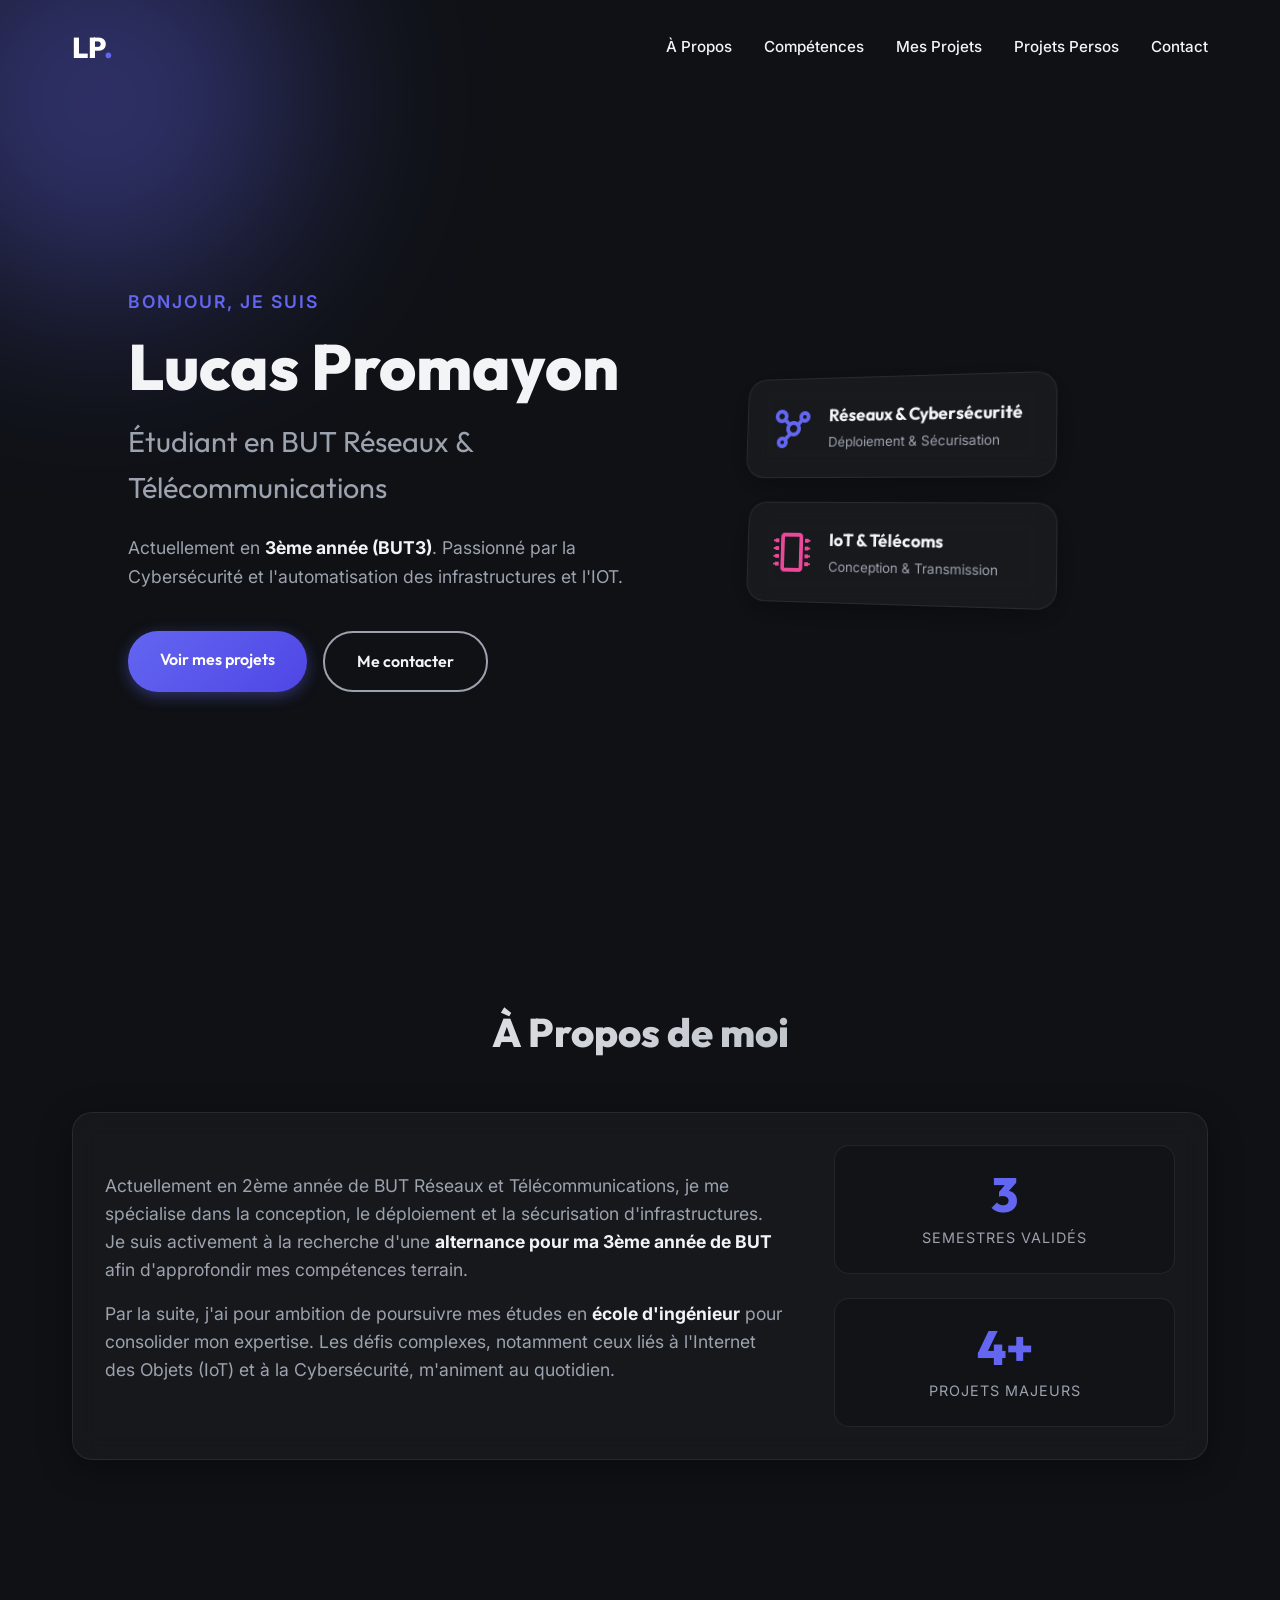
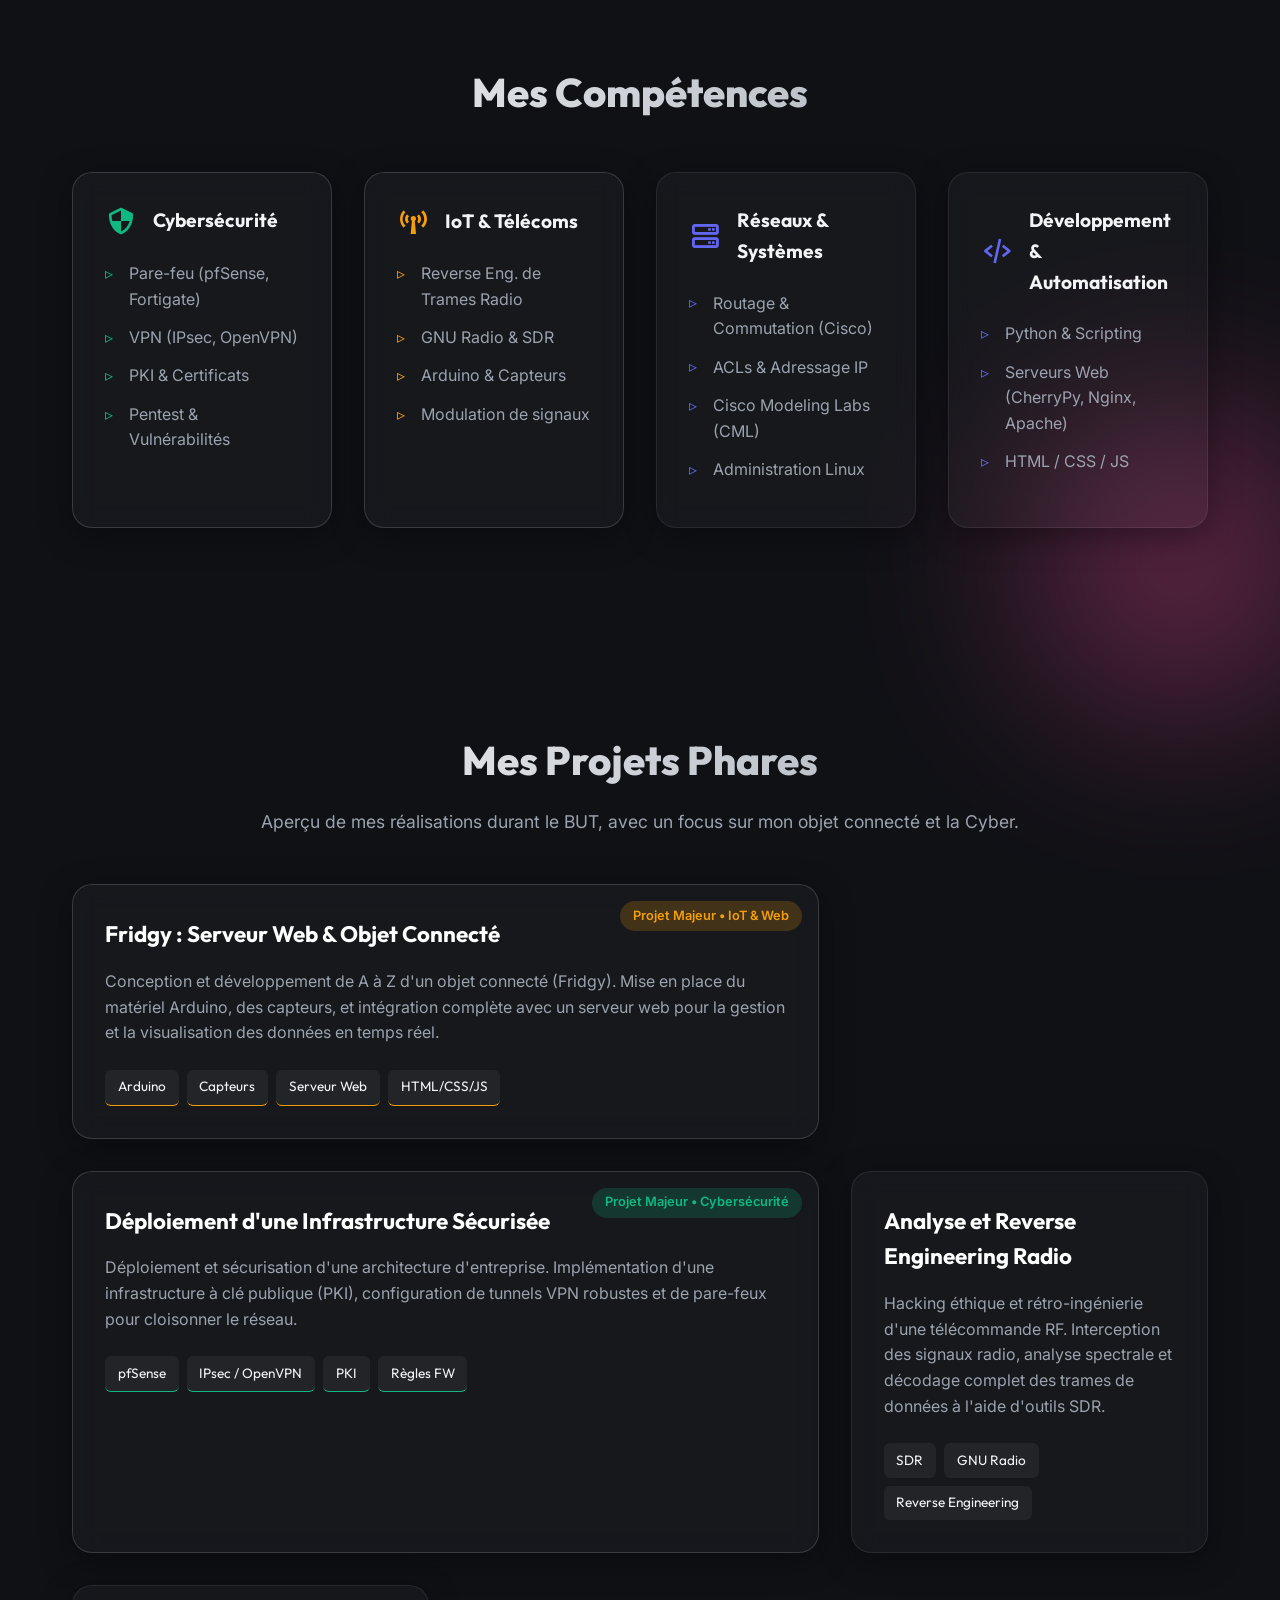
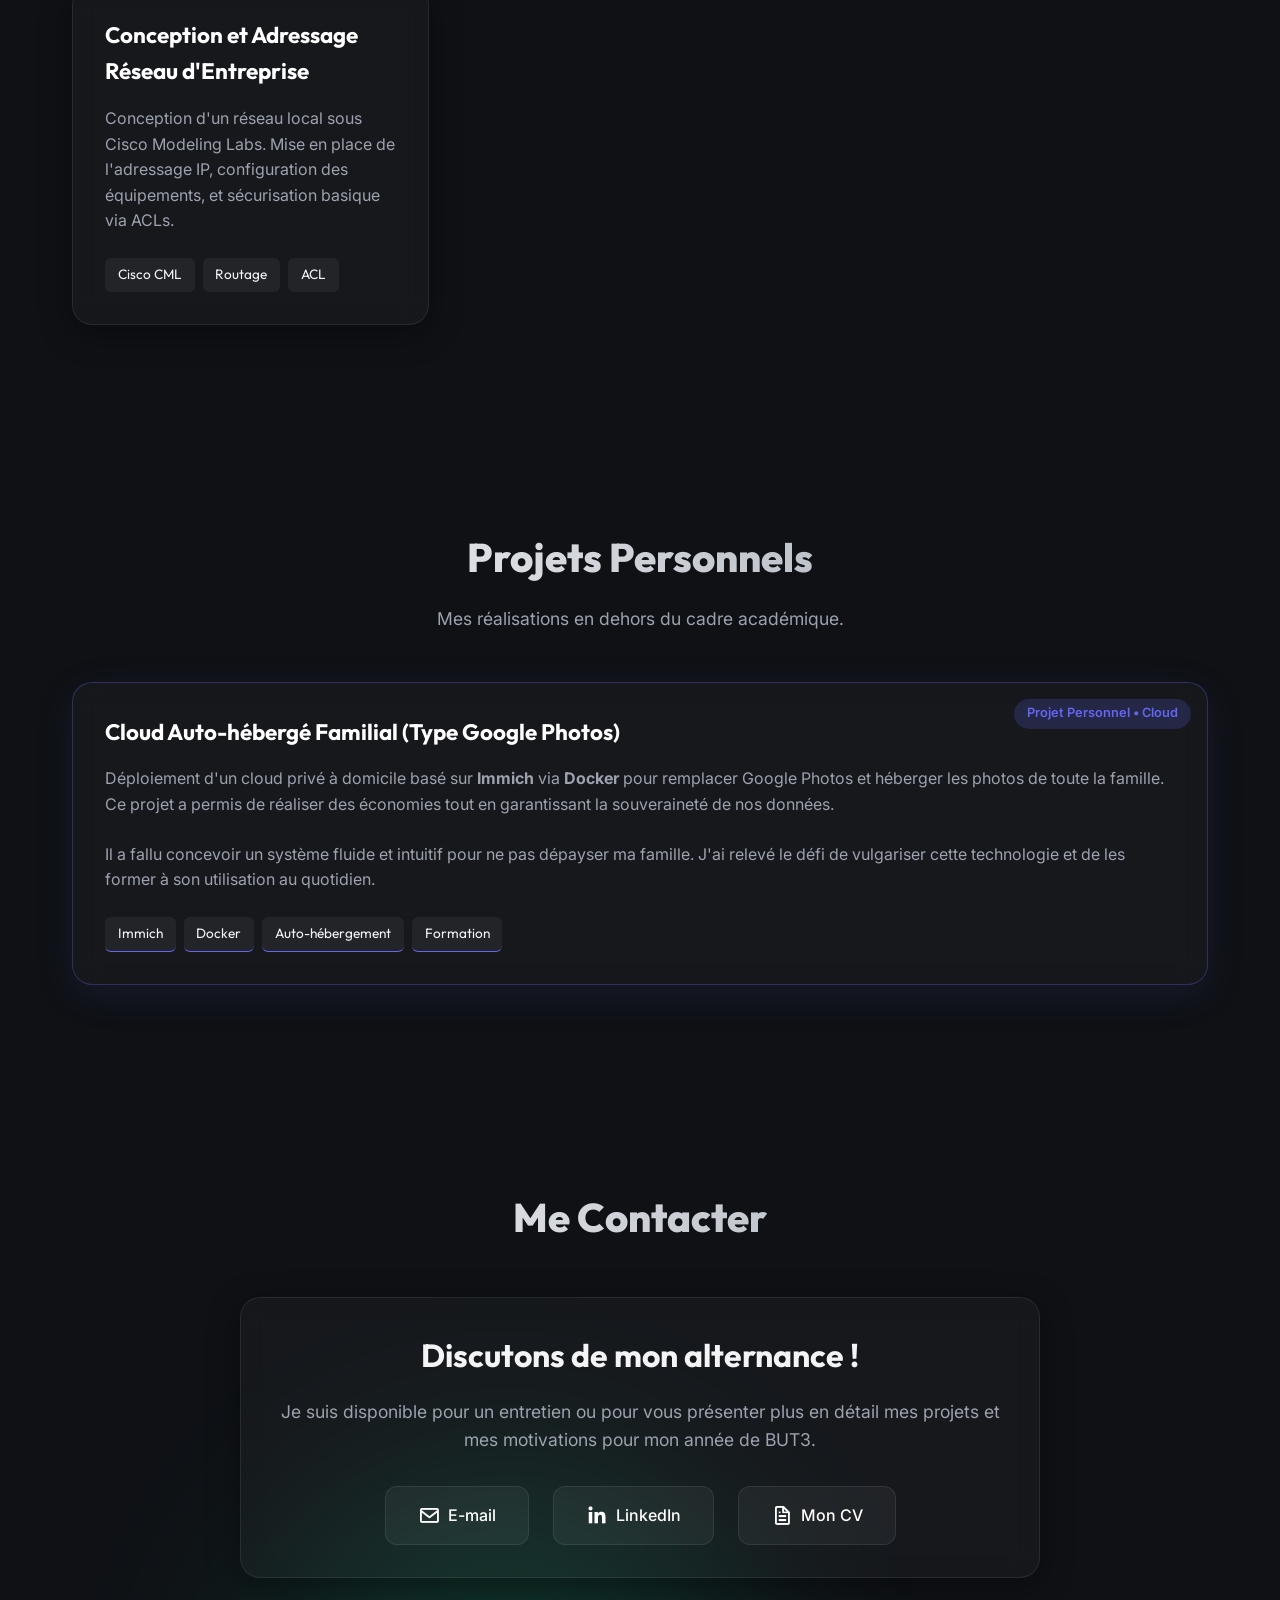
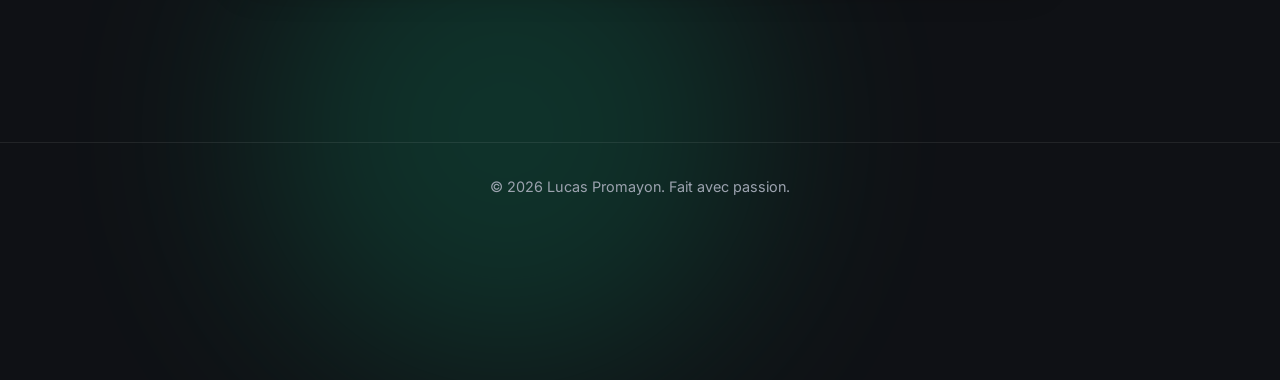
<file: index.html>
<!DOCTYPE html>
<html lang="fr">

<head>
    <meta charset="UTF-8">
    <meta name="viewport" content="width=device-width, initial-scale=1.0">
    <title>Lucas Promayon | Portfolio BUT R&T</title>
    <!-- Google Fonts -->
    <link
        href="https://fonts.googleapis.com/css2?family=Outfit:wght@300;400;600;800&family=Inter:wght@400;500;700&display=swap"
        rel="stylesheet">
    <!-- Icons -->
    <link href="https://unpkg.com/boxicons@2.1.4/css/boxicons.min.css" rel="stylesheet">
    <link rel="stylesheet" href="style.css">
</head>

<body>

    <!-- Background Animation Elements -->
    <div class="bg-shape shape1"></div>
    <div class="bg-shape shape2"></div>
    <div class="bg-shape shape3"></div>

    <!-- Navigation -->
    <nav>
        <div class="nav-container">
            <a href="#" class="logo">LP<span>.</span></a>
            <ul class="nav-links">
                <li><a href="#about">À Propos</a></li>
                <li><a href="#skills">Compétences</a></li>
                <li><a href="#projects">Mes Projets</a></li>
                <li><a href="#personal-projects">Projets Persos</a></li>
                <li><a href="#contact">Contact</a></li>
            </ul>
        </div>
    </nav>

    <!-- Hero Section -->
    <header class="hero">
        <div class="hero-content">
            <span class="greeting">Bonjour, je suis</span>
            <h1>Lucas Promayon</h1>
            <h2 class="typing-text">Étudiant en BUT Réseaux & Télécommunications</h2>
            <p class="hero-desc">Actuellement en <strong>3ème année (BUT3)</strong>. Passionné
                par la Cybersécurité et l'automatisation des infrastructures et l'IOT.</p>
            <div class="hero-btns">
                <a href="#projects" class="btn primary">Voir mes projets</a>
                <a href="#contact" class="btn secondary">Me contacter</a>
            </div>
        </div>
        <div class="hero-image">
            <div class="glass-card profile-card">
                <i class='bx bx-network-chart icon-large'></i>
                <div class="card-info">
                    <h3>Réseaux & Cybersécurité</h3>
                    <p>Déploiement & Sécurisation</p>
                </div>
            </div>
            <div class="glass-card profile-card card-2">
                <i class='bx bx-microchip icon-large'></i>
                <div class="card-info">
                    <h3>IoT & Télécoms</h3>
                    <p>Conception & Transmission</p>
                </div>
            </div>
        </div>
    </header>

    <!-- About Section -->
    <section id="about" class="section">
        <div class="container">
            <h2 class="section-title">À Propos de moi</h2>
            <div class="about-content glass-panel">
                <div class="about-text">
                    <p>Actuellement en 2ème année de BUT Réseaux et Télécommunications, je me spécialise dans la
                        conception, le déploiement et la sécurisation d'infrastructures. Je suis activement à la
                        recherche d'une <strong>alternance pour ma 3ème année de BUT</strong> afin d'approfondir mes
                        compétences terrain.</p>
                    <p>Par la suite, j'ai pour ambition de poursuivre mes études en <strong>école d'ingénieur</strong>
                        pour consolider mon expertise. Les défis complexes, notamment ceux liés à l'Internet des Objets
                        (IoT) et à la Cybersécurité, m'animent au quotidien.</p>
                </div>
                <div class="about-stats">
                    <div class="stat-item">
                        <span class="stat-number">3</span>
                        <span class="stat-text">Semestres validés</span>
                    </div>
                    <div class="stat-item">
                        <span class="stat-number">4+</span>
                        <span class="stat-text">Projets Majeurs</span>
                    </div>
                </div>
            </div>
        </div>
    </section>

    <!-- Skills Section -->
    <section id="skills" class="section">
        <div class="container">
            <h2 class="section-title">Mes Compétences</h2>
            <div class="skills-grid">

                <!-- Highlighted Skill: Cyber -->
                <div class="skill-category glass-panel highlight-skill cyber-glow">
                    <div class="category-header">
                        <i class='bx bx-shield-quarter'></i>
                        <h3>Cybersécurité</h3>
                    </div>
                    <ul class="skill-list">
                        <li><span>Pare-feu (pfSense, Fortigate)</span></li>
                        <li><span>VPN (IPsec, OpenVPN)</span></li>
                        <li><span>PKI & Certificats</span></li>
                        <li><span>Pentest & Vulnérabilités</span></li>
                    </ul>
                </div>

                <!-- Highlighted Skill: IoT -->
                <div class="skill-category glass-panel highlight-skill iot-glow">
                    <div class="category-header">
                        <i class='bx bx-broadcast'></i>
                        <h3>IoT & Télécoms</h3>
                    </div>
                    <ul class="skill-list">
                        <li><span>Reverse Eng. de Trames Radio</span></li>
                        <li><span>GNU Radio & SDR</span></li>
                        <li><span>Arduino & Capteurs</span></li>
                        <li><span>Modulation de signaux</span></li>
                    </ul>
                </div>

                <div class="skill-category glass-panel">
                    <div class="category-header">
                        <i class='bx bx-server'></i>
                        <h3>Réseaux & Systèmes</h3>
                    </div>
                    <ul class="skill-list">
                        <li><span>Routage & Commutation (Cisco)</span></li>
                        <li><span>ACLs & Adressage IP</span></li>
                        <li><span>Cisco Modeling Labs (CML)</span></li>
                        <li><span>Administration Linux</span></li>
                    </ul>
                </div>

                <div class="skill-category glass-panel">
                    <div class="category-header">
                        <i class='bx bx-code-alt'></i>
                        <h3>Développement & Automatisation</h3>
                    </div>
                    <ul class="skill-list">
                        <li><span>Python & Scripting</span></li>
                        <li><span>Serveurs Web (CherryPy, Nginx, Apache)</span></li>
                        <li><span>HTML / CSS / JS</span></li>

                    </ul>
                </div>

            </div>
        </div>
    </section>

    <!-- Projects Section -->
    <section id="projects" class="section">
        <div class="container">
            <h2 class="section-title">Mes Projets Phares</h2>
            <p class="section-subtitle">Aperçu de mes réalisations durant le BUT, avec un focus sur mon objet connecté
                et la Cyber.</p>

            <div class="projects-grid">

                <!-- FEATURED: IoT -->
                <div class="project-card glass-panel featured iot-featured">
                    <div class="project-badge">Projet Majeur • IoT & Web</div>
                    <div class="project-content">
                        <h3>Fridgy : Serveur Web & Objet Connecté</h3>
                        <p>Conception et développement de A à Z d'un objet connecté (Fridgy). Mise en place du matériel
                            Arduino, des capteurs, et intégration complète avec un serveur web pour la gestion et la
                            visualisation des données en temps réel.</p>
                        <div class="tech-stack">
                            <span>Arduino</span>
                            <span>Capteurs</span>
                            <span>Serveur Web</span>
                            <span>HTML/CSS/JS</span>
                        </div>
                    </div>
                </div>

                <!-- FEATURED: Cyber -->
                <div class="project-card glass-panel featured cyber-featured">
                    <div class="project-badge">Projet Majeur • Cybersécurité</div>
                    <div class="project-content">
                        <h3>Déploiement d'une Infrastructure Sécurisée</h3>
                        <p>Déploiement et sécurisation d'une architecture d'entreprise. Implémentation d'une
                            infrastructure à clé publique (PKI), configuration de tunnels VPN robustes et de pare-feux
                            pour cloisonner le réseau.</p>
                        <div class="tech-stack">
                            <span>pfSense</span>
                            <span>IPsec / OpenVPN</span>
                            <span>PKI</span>
                            <span>Règles FW</span>
                        </div>
                    </div>
                </div>

                <!-- OTHER PROJECTS -->
                <div class="project-card glass-panel">
                    <div class="project-content">
                        <h3>Analyse et Reverse Engineering Radio</h3>
                        <p>Hacking éthique et rétro-ingénierie d'une télécommande RF. Interception des signaux radio,
                            analyse spectrale et décodage complet des trames de données à l'aide d'outils SDR.</p>
                        <div class="tech-stack">
                            <span>SDR</span>
                            <span>GNU Radio</span>
                            <span>Reverse Engineering</span>
                        </div>
                    </div>
                </div>

                <div class="project-card glass-panel">
                    <div class="project-content">
                        <h3>Conception et Adressage Réseau d'Entreprise</h3>
                        <p>Conception d'un réseau local sous Cisco Modeling Labs. Mise en place de l'adressage IP,
                            configuration des équipements, et sécurisation basique via ACLs.</p>
                        <div class="tech-stack">
                            <span>Cisco CML</span>
                            <span>Routage</span>
                            <span>ACL</span>
                        </div>
                    </div>
                </div>


            </div>
        </div>
    </section>

    <!-- Personal Projects Section -->
    <section id="personal-projects" class="section">
        <div class="container">
            <h2 class="section-title">Projets Personnels</h2>
            <p class="section-subtitle">Mes réalisations en dehors du cadre académique.</p>

            <div class="projects-grid">

                <div class="project-card glass-panel featured"
                    style="border-color: rgba(99, 102, 241, 0.3); box-shadow: 0 10px 40px rgba(99, 102, 241, 0.1);">
                    <div class="project-badge"
                        style="background: rgba(99, 102, 241, 0.2); color: var(--primary-color);">Projet Personnel •
                        Cloud</div>
                    <div class="project-content">
                        <h3>Cloud Auto-hébergé Familial (Type Google Photos)</h3>
                        <p>Déploiement d'un cloud privé à domicile basé sur <strong>Immich</strong> via
                            <strong>Docker</strong> pour remplacer Google Photos et héberger les photos de toute la
                            famille. Ce projet a permis de réaliser des économies tout en garantissant la souveraineté
                            de nos données.
                        </p>
                        <p style="margin-top: 0.8rem;">Il a fallu concevoir un système fluide et intuitif pour ne pas
                            dépayser ma famille. J'ai relevé le défi de vulgariser cette technologie et de les former à
                            son utilisation au quotidien.</p>
                        <div class="tech-stack" style="margin-top: 1.5rem;">
                            <span style="border-bottom: 1px solid var(--primary-color);">Immich</span>
                            <span style="border-bottom: 1px solid var(--primary-color);">Docker</span>
                            <span style="border-bottom: 1px solid var(--primary-color);">Auto-hébergement</span>
                            <span style="border-bottom: 1px solid var(--primary-color);">Formation</span>
                        </div>
                    </div>
                </div>

            </div>
        </div>
    </section>

    <!-- Contact Section -->
    <section id="contact" class="section">
        <div class="container">
            <h2 class="section-title">Me Contacter</h2>
            <div class="contact-wrapper glass-panel">
                <div class="contact-info">
                    <h3>Discutons de mon alternance !</h3>
                    <p>Je suis disponible pour un entretien ou pour vous présenter plus en détail mes projets et mes
                        motivations pour mon année de BUT3.</p>
                    <div class="contact-links">
                        <a href="mailto:lucas.promayon@etu.univ-grenoble-alpes.fr" class="contact-btn">
                            <i class='bx bx-envelope'></i> E-mail
                        </a>
                        <a href="https://www.linkedin.com/in/lucas-promayon/" target="_blank" class="contact-btn">
                            <i class='bx bxl-linkedin'></i> LinkedIn
                        </a>
                        <a href="lucas_promayon_2026.pdf" target="_blank" class="contact-btn">
                            <i class='bx bx-file'></i> Mon CV
                        </a>
                    </div>
                </div>
            </div>
        </div>
    </section>

    <footer>
        <p>&copy; 2026 Lucas Promayon. Fait avec passion.</p>
    </footer>

    <script src="script.js"></script>
</body>

</html>
</file>
<file: style.css>
/* style.css */
:root {
    --bg-dark: #0f1115;
    --text-main: #f3f4f6;
    --text-muted: #9ca3af;
    --primary-color: #6366f1; /* Indigo */
    --primary-hover: #4f46e5;
    --secondary-color: #ec4899; /* Pink */
    
    /* Highlight colors for specific fields */
    --cyber-color: #10b981; /* Emerald/Green */
    --iot-color: #f59e0b; /* Amber/Orange */

    /* Glassmorphism */
    --glass-bg: rgba(255, 255, 255, 0.03);
    --glass-border: rgba(255, 255, 255, 0.08);
    --glass-shadow: 0 8px 32px 0 rgba(0, 0, 0, 0.37);
    --glass-blur: blur(12px);
    
    --transition: all 0.3s ease;
}

* {
    margin: 0;
    padding: 0;
    box-sizing: border-box;
    scroll-behavior: smooth;
}

body {
    font-family: 'Inter', sans-serif;
    background-color: var(--bg-dark);
    color: var(--text-main);
    line-height: 1.6;
    overflow-x: hidden;
    position: relative;
}

h1, h2, h3, h4, h5, h6 {
    font-family: 'Outfit', sans-serif;
}

/* Background animated shapes */
.bg-shape {
    position: absolute;
    border-radius: 50%;
    filter: blur(100px);
    z-index: -1;
    opacity: 0.4;
    animation: float 20s infinite ease-in-out alternate;
}
.shape1 {
    width: 400px;
    height: 400px;
    background: var(--primary-color);
    top: -100px;
    left: -100px;
}
.shape2 {
    width: 300px;
    height: 300px;
    background: var(--secondary-color);
    top: 40%;
    right: -50px;
    animation-delay: -5s;
}
.shape3 {
    width: 500px;
    height: 500px;
    background: var(--cyber-color);
    bottom: -150px;
    left: 20%;
    opacity: 0.2;
    animation-delay: -10s;
}

@keyframes float {
    0% { transform: translate(0, 0) scale(1); }
    50% { transform: translate(50px, 50px) scale(1.1); }
    100% { transform: translate(-50px, 100px) scale(0.9); }
}

/* Reusable Components */
.container {
    max-width: 1200px;
    margin: 0 auto;
    padding: 0 2rem;
}

.section {
    padding: 100px 0;
}

.section-title {
    font-size: 2.5rem;
    font-weight: 800;
    margin-bottom: 3rem;
    text-align: center;
    background: linear-gradient(to right, #fff, #9ca3af);
    -webkit-background-clip: text;
    -webkit-text-fill-color: transparent;
}
.section-subtitle {
    text-align: center;
    color: var(--text-muted);
    margin-top: -2rem;
    margin-bottom: 3rem;
    font-size: 1.1rem;
}

.glass-panel {
    background: var(--glass-bg);
    backdrop-filter: var(--glass-blur);
    -webkit-backdrop-filter: var(--glass-blur);
    border: 1px solid var(--glass-border);
    border-radius: 20px;
    box-shadow: var(--glass-shadow);
    padding: 2rem;
}

.btn {
    display: inline-block;
    padding: 1rem 2rem;
    border-radius: 30px;
    font-weight: 600;
    text-decoration: none;
    transition: var(--transition);
    cursor: pointer;
    font-family: 'Outfit', sans-serif;
}
.btn.primary {
    background: linear-gradient(135deg, var(--primary-color), var(--primary-hover));
    color: white;
    box-shadow: 0 4px 15px rgba(99, 102, 241, 0.4);
}
.btn.primary:hover {
    transform: translateY(-3px);
    box-shadow: 0 8px 25px rgba(99, 102, 241, 0.6);
}
.btn.secondary {
    background: transparent;
    border: 2px solid var(--text-muted);
    color: var(--text-main);
}
.btn.secondary:hover {
    border-color: var(--primary-color);
    color: var(--primary-color);
}

/* Navigation */
nav {
    position: fixed;
    top: 0;
    width: 100%;
    z-index: 1000;
    transition: var(--transition);
    padding: 1.5rem 0;
}
nav.scrolled {
    background: rgba(15, 17, 21, 0.8);
    backdrop-filter: blur(10px);
    padding: 1rem 0;
    border-bottom: 1px solid var(--glass-border);
}
.nav-container {
    max-width: 1200px;
    margin: 0 auto;
    display: flex;
    justify-content: space-between;
    align-items: center;
    padding: 0 2rem;
}
.logo {
    font-size: 1.8rem;
    font-weight: 800;
    color: white;
    text-decoration: none;
    font-family: 'Outfit', sans-serif;
}
.logo span {
    color: var(--primary-color);
}
.nav-links {
    display: flex;
    gap: 2rem;
    list-style: none;
}
.nav-links a {
    color: var(--text-main);
    text-decoration: none;
    font-weight: 500;
    font-size: 0.95rem;
    transition: var(--transition);
}
.nav-links a:hover {
    color: var(--primary-color);
}

/* Hero Section */
.hero {
    min-height: 100vh;
    display: flex;
    align-items: center;
    justify-content: space-between;
    padding: 0 10%;
    position: relative;
    padding-top: 80px;
}
.hero-content {
    flex: 1;
    max-width: 600px;
}
.greeting {
    color: var(--primary-color);
    font-weight: 600;
    font-size: 1.1rem;
    letter-spacing: 2px;
    text-transform: uppercase;
}
.hero h1 {
    font-size: 4rem;
    font-weight: 800;
    margin: 1rem 0;
    line-height: 1.1;
}
.hero h2 {
    font-size: 1.8rem;
    color: var(--text-muted);
    font-weight: 400;
    margin-bottom: 1.5rem;
}
.hero-desc {
    font-size: 1.1rem;
    color: var(--text-muted);
    margin-bottom: 2.5rem;
}
.hero-desc strong {
    color: var(--text-main);
}
.hero-btns {
    display: flex;
    gap: 1rem;
}

.hero-image {
    flex: 1;
    display: flex;
    flex-direction: column;
    gap: 1.5rem;
    align-items: center;
    justify-content: center;
    perspective: 1000px;
}
.glass-card {
    background: var(--glass-bg);
    backdrop-filter: var(--glass-blur);
    border: 1px solid var(--glass-border);
    border-radius: 20px;
    padding: 1.5rem;
    display: flex;
    align-items: center;
    gap: 1rem;
    width: 320px;
    transform-style: preserve-3d;
    transform: rotateY(-15deg) rotateX(5deg);
    transition: var(--transition);
    box-shadow: var(--glass-shadow);
}
.glass-card:hover {
    transform: rotateY(0deg) rotateX(0deg) scale(1.05);
    border-color: var(--primary-color);
}
.card-2:hover {
    border-color: var(--secondary-color);
}
.icon-large {
    font-size: 3rem;
    color: var(--primary-color);
}
.card-2 .icon-large {
    color: var(--secondary-color);
}
.card-info h3 {
    font-size: 1.1rem;
    margin-bottom: 0.2rem;
}
.card-info p {
    font-size: 0.85rem;
    color: var(--text-muted);
}

/* About Section */
.about-content {
    display: flex;
    gap: 3rem;
    align-items: center;
}
.about-text {
    flex: 2;
}
.about-text p {
    font-size: 1.1rem;
    margin-bottom: 1rem;
    color: var(--text-muted);
}
.about-text strong {
    color: var(--text-main);
}
.about-stats {
    flex: 1;
    display: flex;
    flex-direction: column;
    gap: 1.5rem;
}
.stat-item {
    background: rgba(0,0,0,0.2);
    padding: 1.5rem;
    border-radius: 15px;
    text-align: center;
    border: 1px solid var(--glass-border);
}
.stat-number {
    display: block;
    font-size: 3rem;
    font-weight: 800;
    color: var(--primary-color);
    font-family: 'Outfit', sans-serif;
    line-height: 1;
}
.stat-text {
    font-size: 0.9rem;
    color: var(--text-muted);
    text-transform: uppercase;
    letter-spacing: 1px;
    margin-top: 0.5rem;
    display: block;
}

/* Skills Section */
.skills-grid {
    display: grid;
    grid-template-columns: repeat(auto-fit, minmax(250px, 1fr));
    gap: 2rem;
}
.skill-category {
    transition: var(--transition);
}
.skill-category:hover {
    transform: translateY(-10px);
}
.category-header {
    display: flex;
    align-items: center;
    gap: 1rem;
    margin-bottom: 1.5rem;
}
.category-header i {
    font-size: 2rem;
    color: var(--primary-color);
}
.category-header h3 {
    font-size: 1.2rem;
}
.skill-list {
    list-style: none;
}
.skill-list li {
    margin-bottom: 0.8rem;
    position: relative;
    padding-left: 1.5rem;
    color: var(--text-muted);
}
.skill-list li::before {
    content: '▹';
    position: absolute;
    left: 0;
    color: var(--primary-color);
}

/* Highlights */
.highlight-skill {
    border: 1px solid rgba(255, 255, 255, 0.15);
}
.cyber-glow:hover {
    box-shadow: 0 10px 30px rgba(16, 185, 129, 0.2);
    border-color: var(--cyber-color);
}
.cyber-glow .category-header i, .cyber-glow .skill-list li::before {
    color: var(--cyber-color);
}
.iot-glow:hover {
    box-shadow: 0 10px 30px rgba(245, 158, 11, 0.2);
    border-color: var(--iot-color);
}
.iot-glow .category-header i, .iot-glow .skill-list li::before {
    color: var(--iot-color);
}

/* Projects Section */
.projects-grid {
    display: grid;
    grid-template-columns: repeat(auto-fit, minmax(300px, 1fr));
    gap: 2rem;
}
.project-card {
    display: flex;
    flex-direction: column;
    transition: var(--transition);
    position: relative;
    overflow: hidden;
}
.project-card:hover {
    transform: translateY(-10px);
}
.project-card.featured {
    grid-column: span 2;
    border: 1px solid rgba(255, 255, 255, 0.15);
}
.project-card.featured.iot-featured:hover {
    border-color: var(--iot-color);
    box-shadow: 0 10px 40px rgba(245, 158, 11, 0.15);
}
.project-card.featured.cyber-featured:hover {
    border-color: var(--cyber-color);
    box-shadow: 0 10px 40px rgba(16, 185, 129, 0.15);
}
.project-badge {
    position: absolute;
    top: 1rem;
    right: 1rem;
    padding: 0.3rem 0.8rem;
    border-radius: 20px;
    font-size: 0.8rem;
    font-weight: 600;
}
.iot-featured .project-badge {
    background: rgba(245, 158, 11, 0.2);
    color: var(--iot-color);
}
.cyber-featured .project-badge {
    background: rgba(16, 185, 129, 0.2);
    color: var(--cyber-color);
}

.project-content h3 {
    font-size: 1.4rem;
    margin-bottom: 1rem;
    color: white;
}
.project-content p {
    color: var(--text-muted);
    margin-bottom: 1.5rem;
    flex-grow: 1;
}
.tech-stack {
    display: flex;
    flex-wrap: wrap;
    gap: 0.5rem;
    margin-top: auto;
}
.tech-stack span {
    background: rgba(255, 255, 255, 0.05);
    padding: 0.4rem 0.8rem;
    border-radius: 6px;
    font-size: 0.85rem;
    color: var(--text-main);
    font-family: 'Outfit', sans-serif;
}
.iot-featured .tech-stack span { border-bottom: 1px solid var(--iot-color); }
.cyber-featured .tech-stack span { border-bottom: 1px solid var(--cyber-color); }

/* Contact Section */
.contact-wrapper {
    text-align: center;
    max-width: 800px;
    margin: 0 auto;
}
.contact-info h3 {
    font-size: 2rem;
    margin-bottom: 1rem;
}
.contact-info p {
    color: var(--text-muted);
    margin-bottom: 2rem;
    font-size: 1.1rem;
}
.contact-links {
    display: flex;
    justify-content: center;
    gap: 1.5rem;
    flex-wrap: wrap;
}
.contact-btn {
    display: flex;
    align-items: center;
    gap: 0.5rem;
    padding: 1rem 2rem;
    background: rgba(255, 255, 255, 0.05);
    border: 1px solid var(--glass-border);
    border-radius: 12px;
    color: white;
    text-decoration: none;
    font-weight: 500;
    transition: var(--transition);
}
.contact-btn:hover {
    background: var(--primary-color);
    border-color: var(--primary-color);
    transform: translateY(-3px);
}
.contact-btn i {
    font-size: 1.4rem;
}

/* Footer */
footer {
    text-align: center;
    padding: 2rem;
    border-top: 1px solid var(--glass-border);
    margin-top: 4rem;
    color: var(--text-muted);
    font-size: 0.9rem;
}

/* Animations */
.fade-in {
    opacity: 0;
    transform: translateY(30px);
    transition: opacity 0.8s ease, transform 0.8s ease;
}
.fade-in.appear {
    opacity: 1;
    transform: translateY(0);
}

/* Responsive */
@media (max-width: 992px) {
    .hero {
        flex-direction: column;
        text-align: center;
        padding-top: 120px;
    }
    .hero-content {
        margin-bottom: 3rem;
    }
    .hero-btns {
        justify-content: center;
    }
    .hero-image {
        transform: none;
    }
    .glass-card {
        transform: none !important;
    }
    .about-content {
        flex-direction: column;
    }
    .project-card.featured {
        grid-column: span 1;
    }
}

@media (max-width: 768px) {
    .hero h1 { font-size: 2.5rem; }
    .hero h2 { font-size: 1.3rem; }
    .nav-links { display: none; } /* Mobile menu could be added here */
}
</file>
